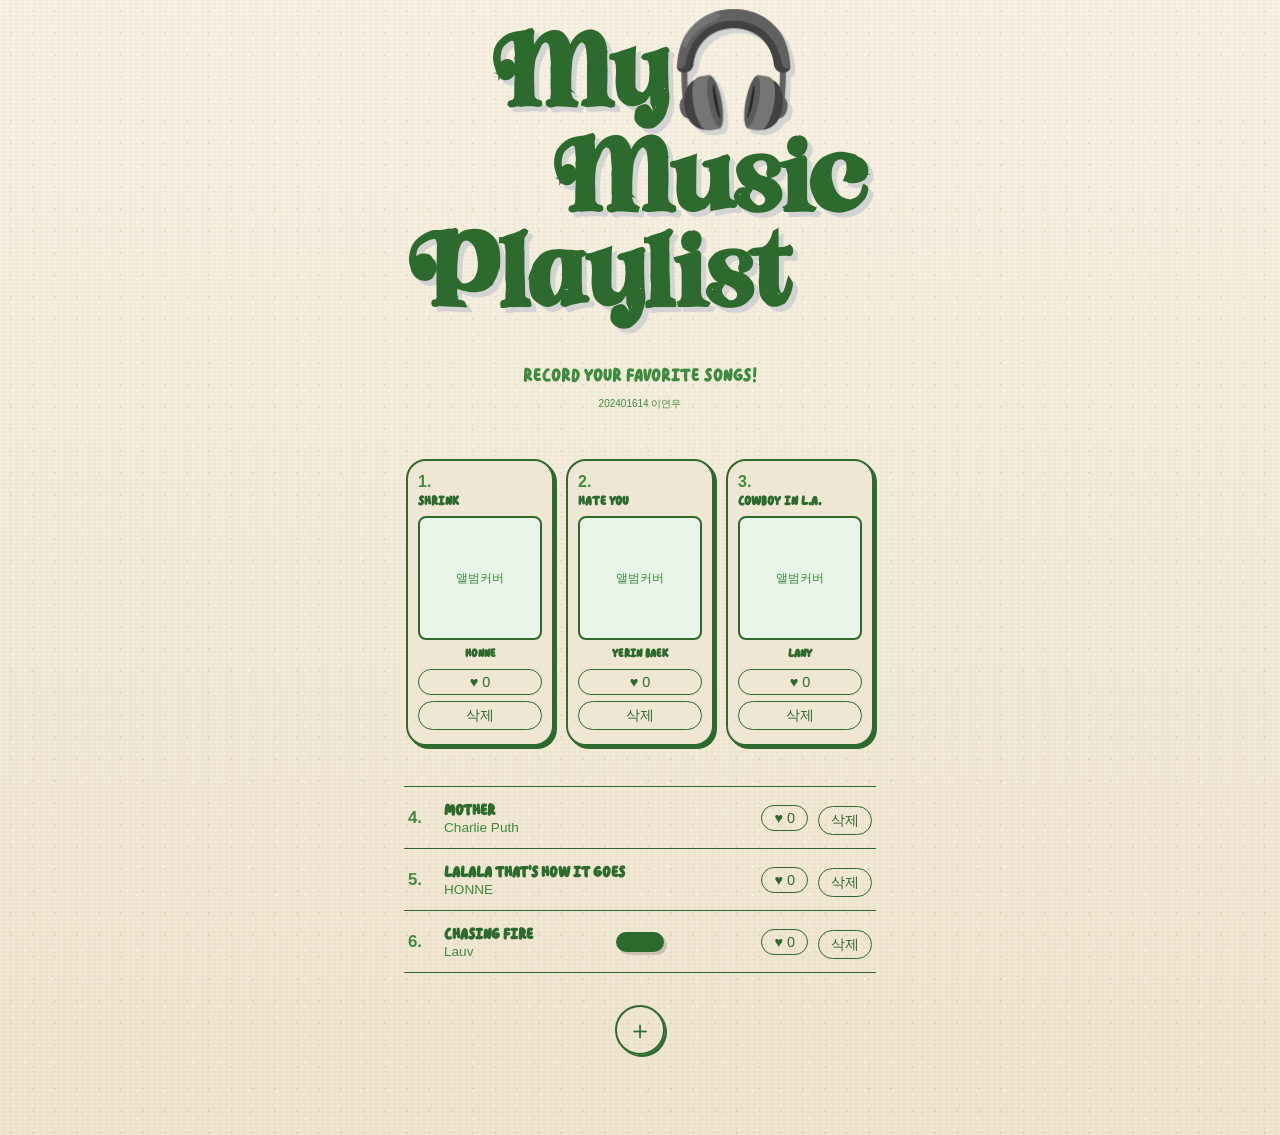
<file: index.html>
<!--
  Name: Leeyeonwoo
  Date: 2026-04-18
  Section: 정보통신공학과

  This is the main HTML page for my music playlist website.
  It contains the layout of the page including the header,
  song list, and modal for adding new songs.
-->

<!DOCTYPE html>
<html lang="ko">
  <head>
    <meta charset="UTF-8" />
    <meta name="viewport" content="width=device-width, initial-scale=1.0" />
    <title>My Music Playlist</title>
    <link rel="stylesheet" href="styles.css" />
    <script src="index.js" defer></script>
  </head>

  <body>
    <div class="page">
      <header class="header">
        <h1 class="header__title">
          <span class="title-line title-line--top">
            <span class="title-word">My</span>
            <span class="header__icon">🎧</span>
          </span>
          <span class="title-line title-line--middle">Music</span>
          <span class="title-line title-line--bottom">Playlist</span>
        </h1>

        <p class="subtext">Record your favorite songs!</p>
        <p class="name">202401614 이연우</p>
      </header>

      <section class="cards-row" id="cards-row" aria-label="Featured songs"></section>

      <section class="list-section" id="list-section" aria-label="More songs"></section>

      <div class="add-btn-wrap">
        <button class="add-btn" id="add-btn" title="곡 추가">＋</button>
      </div>
    </div>

    <div class="modal-overlay" id="modal" role="dialog" aria-modal="true" aria-label="곡 추가">
      <div class="modal">
        <button class="modal__close" id="modal-close" aria-label="닫기">✕</button>
        <p class="modal__title">✏️ Add a song</p>

        <div class="modal__field">
          <label class="modal__label" for="input-title">The title of the song</label>
          <input class="modal__input" id="input-title" type="text" placeholder="ex. Shrink" />
        </div>

        <div class="modal__field">
          <label class="modal__label" for="input-artist">Artist</label>
          <input class="modal__input" id="input-artist" type="text" placeholder="ex. HONNE" />
        </div>

        <div class="modal__field">
          <label class="modal__label" for="input-cover">photo</label>
          <input id="input-cover" type="file" accept="image/*" />
        </div>

        <div class="modal__actions">
          <button class="btn btn--ghost" id="modal-cancel">Cancle</button>
          <button class="btn btn--primary" id="modal-confirm">Add♡</button>
        </div>
      </div>
    </div>

    <div class="toast" id="toast"></div>
  </body>
</html>
</file>
<file: styles.css>
/*
 * Name: Leeyeonwoo
 * Date: 2026-04-18
 * Section: 정보통신공학과
 *
 * This CSS file styles the music playlist website.
 * It defines layout, colors, fonts, and responsive design
 * using flexbox and custom font settings.
 */

@font-face {
  font-family: "MyFont1";
  src: url("fonts/Le Cercle des Artisans.ttf");
}

@font-face {
  font-family: "MyFont2";
  src: url("fonts/OrangeGumdrop-PersonalUse-Regular.otf");
}

:root {
  --green: #2d6a2d;
  --green-mid: #3d8b3d;
  --green-light: #e8f5e8;
  --white: #fafaf8;
  --font-hand: "MyFont1";
  --font-body: "MyFont2";
}

*,
*::before,
*::after {
  box-sizing: border-box;
  margin: 0;
  padding: 0;
}

body {
 background-color: #f3ead7;
  background-image:
    radial-gradient(rgba(120, 95, 55, 0.10) 1px, transparent 1.2px),
    radial-gradient(rgba(255, 255, 255, 0.35) 1px, transparent 1.4px),
    repeating-linear-gradient(
      0deg,
      rgba(255, 255, 255, 0.04) 0px,
      rgba(255, 255, 255, 0.04) 2px,
      rgba(120, 95, 55, 0.02) 2px,
      rgba(120, 95, 55, 0.02) 4px
    ),
    repeating-linear-gradient(
      90deg,
      rgba(255, 255, 255, 0.03) 0px,
      rgba(255, 255, 255, 0.03) 3px,
      rgba(120, 95, 55, 0.02) 3px,
      rgba(120, 95, 55, 0.02) 6px
    ),
    linear-gradient(to bottom, #f8f1e2, #efe4cf);
  background-size: 22px 22px, 28px 28px, 100% 100%, 100% 100%, 100% 100%;
  background-position: 0 0, 11px 13px, 0 0, 0 0, 0 0;
  color: var(--green);
  font-family: var(--font-body);
  min-height: 100vh;
}

/* ── 페이지 ── */
.page {
  max-width: 520px;
  margin: 0 auto;
  padding: 24px 24px 80px;
}

/* ── 헤더 ── */
.header {
  text-align: center;
  margin-bottom: 48px;
}

.header__title {
  font-family: "MyFont1";
  font-size: 110px;
  color: var(--green);
  line-height: 0.9;
  text-align: center;
  text-shadow: 5px 5px 0 #d3d3d3;
}

.title-line {
  display: block;
}

.title-line--top {
  display: flex;
  justify-content: center;
  align-items: flex-end;
  gap: 12px;
}

.title-line--middle {
  margin-top: 6px;
  transform: translateX(70px);
}

.title-line--bottom {
  margin-top: -4px;
  transform: translateX(-40px);
}

.title-line--top .title-word {
  transform: translateX(15px);
}

.header__icon {
  font-size: 1em;
}

.subtext {
  text-align: center;
  font-family: 'Myfont2' ;
  font-size: 20px;
  margin-top: 40px;
  margin-bottom: 10px;
  color: var(--green-mid);
}

.name {
  text-align: center;
  font-family: Arial, sans-serif;
  font-size: 10px;
  margin-top: 10px;
  margin-bottom: 1px;
  color: var(--green-mid);
}

/* ── 카드 행 ── */
.cards-row {
  display: flex;
  gap: 12px;
  justify-content: center;
  flex-wrap: wrap;
  margin-bottom: 40px;
}

/* ── 카드 ── */
.song-card {
  width: 148px;
  border: 2.5px solid var(--green);
  border-radius: 20px;
  padding: 12px 10px 14px;
  background: #efe7d3;
  box-shadow: 3px 3px 0 var(--green);
  cursor: default;
}

.song-card__num {
  display: block;
  font-family: Arial, sans-serif;
  font-size: 1rem;
  font-weight: 700;
  margin-bottom: 2px;
  color: var(--green-mid);
}

.song-card__title {
  display: block;
  font-family: var(--font-body);
  font-size: 0.88rem;
  font-weight: 700;
  white-space: nowrap;
  overflow: hidden;
  text-overflow: ellipsis;
  margin-bottom: 6px;
}

.song-card__art {
  width: 100%;
  aspect-ratio: 1;
  border: 2px solid var(--green);
  border-radius: 8px;
  background: var(--green-light);
  display: flex;
  align-items: center;
  justify-content: center;
  overflow: hidden;
  margin-bottom: 6px;
  cursor: pointer;
}

.song-card__art img {
  width: 100%;
  height: 100%;
  object-fit: cover;
}

.song-card__art-placeholder {
  font-family: Arial, sans-serif;
  font-size: 0.75rem;
  color: var(--green-mid);
}

.song-card__artist {
  display: block;
  font-family: var(--font-body);
  font-size: 0.8rem;
  font-weight: 600;
  text-align: center;
  margin-bottom: 8px;
}

/* ── 하트 버튼 ── */
.heart-btn {
  width: 100%;
  display: flex;
  align-items: center;
  justify-content: center;
  gap: 4px;
  background: none;
  border: 1.8px solid var(--green);
  border-radius: 20px;
  padding: 4px 0;
  cursor: pointer;
  font-family: Arial, sans-serif;
  font-size: 0.9rem;
  color: var(--green);
  transition: background 0.2s;
}

.heart-btn:hover {
  background: var(--green-light);
}

/* ── 리스트 ── */
.list-section {
  display: flex;
  flex-direction: column;
}

.list-item {
  display: flex;
  align-items: center;
  gap: 10px;
  padding: 13px 4px;
  border-bottom: 1.8px solid var(--green);
  cursor: default;
}

.list-item:first-child {
  border-top: 1.8px solid var(--green);
}

.list-item__num {
  font-family: Arial, sans-serif;
  font-size: 1.05rem;
  font-weight: 700;
  min-width: 26px;
  color: var(--green-mid);
}

.list-item__info {
  flex: 1;
}

.list-item__title {
  display: block;
  font-family: var(--font-body);
  font-size: 1.05rem;
  font-weight: 600;
}

.list-item__artist {
  display: block;
  font-family: Arial, sans-serif;
  font-size: 0.85rem;
  color: var(--green-mid);
}

.list-item .heart-btn {
  width: auto;
  padding: 4px 12px;
  flex-shrink: 0;
}

/* ── 추가 버튼 ── */
.add-btn-wrap {
  display: flex;
  justify-content: center;
  margin-top: 32px;
}

.add-btn {
  width: 50px;
  height: 50px;
  border-radius: 50%;
  border: 2.5px solid var(--green);
  background: none;
  font-size: 1.6rem;
  color: var(--green);
  cursor: pointer;
  box-shadow: 2px 2px 0 var(--green);
  transition: transform 0.2s, background 0.2s;
  font-family: Arial, sans-serif;
}

.add-btn:hover {
  transform: rotate(90deg);
  background: var(--green-light);
}

/* ── 모달 ── */
.modal-overlay {
  display: none;
  position: fixed;
  inset: 0;
  background: rgba(45, 106, 45, 0.15);
  backdrop-filter: blur(3px);
  z-index: 100;
  align-items: center;
  justify-content: center;
}

.modal-overlay.open {
  display: flex;
}

.modal {
  background: var(--white);
  border: 2.5px solid var(--green);
  border-radius: 20px;
  box-shadow: 6px 6px 0 var(--green);
  padding: 30px 26px 26px;
  width: min(360px, 90vw);
  position: relative;
}

.modal__close {
  position: absolute;
  top: 12px;
  right: 14px;
  background: none;
  border: none;
  font-size: 1.3rem;
  cursor: pointer;
  color: var(--green);
  font-family: Arial, sans-serif;
}

.modal__title {
  font-family: var(--font-body);
  font-size: 1.4rem;
  font-weight: 700;
  margin-bottom: 18px;
}

.modal__field {
  display: flex;
  flex-direction: column;
  gap: 5px;
  margin-bottom: 12px;
}

.modal__label {
  font-family: Arial, sans-serif;
  font-size: 0.95rem;
  font-weight: 600;
}

.modal__input,
.modal__field input[type="text"] {
  font-family: Arial, sans-serif;
  font-size: 1rem;
  border: 2px solid var(--green);
  border-radius: 10px;
  padding: 7px 11px;
  background: var(--green-light);
  color: var(--green);
  outline: none;
}

.modal__field input[type="file"] {
  font-family: Arial, sans-serif;
  font-size: 0.9rem;
  color: var(--green);
  cursor: pointer;
}

.modal__actions {
  display: flex;
  justify-content: flex-end;
  gap: 10px;
  margin-top: 18px;
}

.btn {
  font-family: Arial, sans-serif;
  font-size: 1rem;
  font-weight: 700;
  border: 2px solid var(--green);
  border-radius: 12px;
  padding: 7px 18px;
  cursor: pointer;
  box-shadow: 2px 2px 0 var(--green);
  transition: transform 0.15s;
}

.btn:hover {
  transform: translateY(-2px);
}

.btn--primary {
  background: var(--green);
  color: #fff;
}

.btn--ghost {
  background: transparent;
  color: var(--green);
}

/* ── 토스트 ── */
.toast {
  position: fixed;
  bottom: 28px;
  left: 50%;
  transform: translateX(-50%) translateY(80px);
  background: var(--green);
  color: #fff;
  font-family: Arial, sans-serif;
  font-size: 1rem;
  padding: 10px 24px;
  border-radius: 40px;
  box-shadow: 3px 3px 0 rgba(0, 0, 0, 0.15);
  transition: transform 0.3s cubic-bezier(.34, 1.56, .64, 1);
  z-index: 200;
  pointer-events: none;
  white-space: nowrap;
}

.toast.show {
  transform: translateX(-50%) translateY(0);
}

/* ── 삭제 버튼 ── */
.delete-btn {
  width: 100%;
  margin-top: 6px;
  border: 1.8px solid var(--green);
  border-radius: 20px;
  padding: 4px 0;
  background: transparent;
  color: var(--green);
  font-family: Arial, sans-serif;
  font-size: 0.9rem;
  cursor: pointer;
}

.delete-btn:hover {
  background: var(--green-light);
}

.list-item .delete-btn {
  width: auto;
  padding: 4px 12px;
  flex-shrink: 0;
}

.invalid-input {
  border-color: tomato !important;
}
</file>
